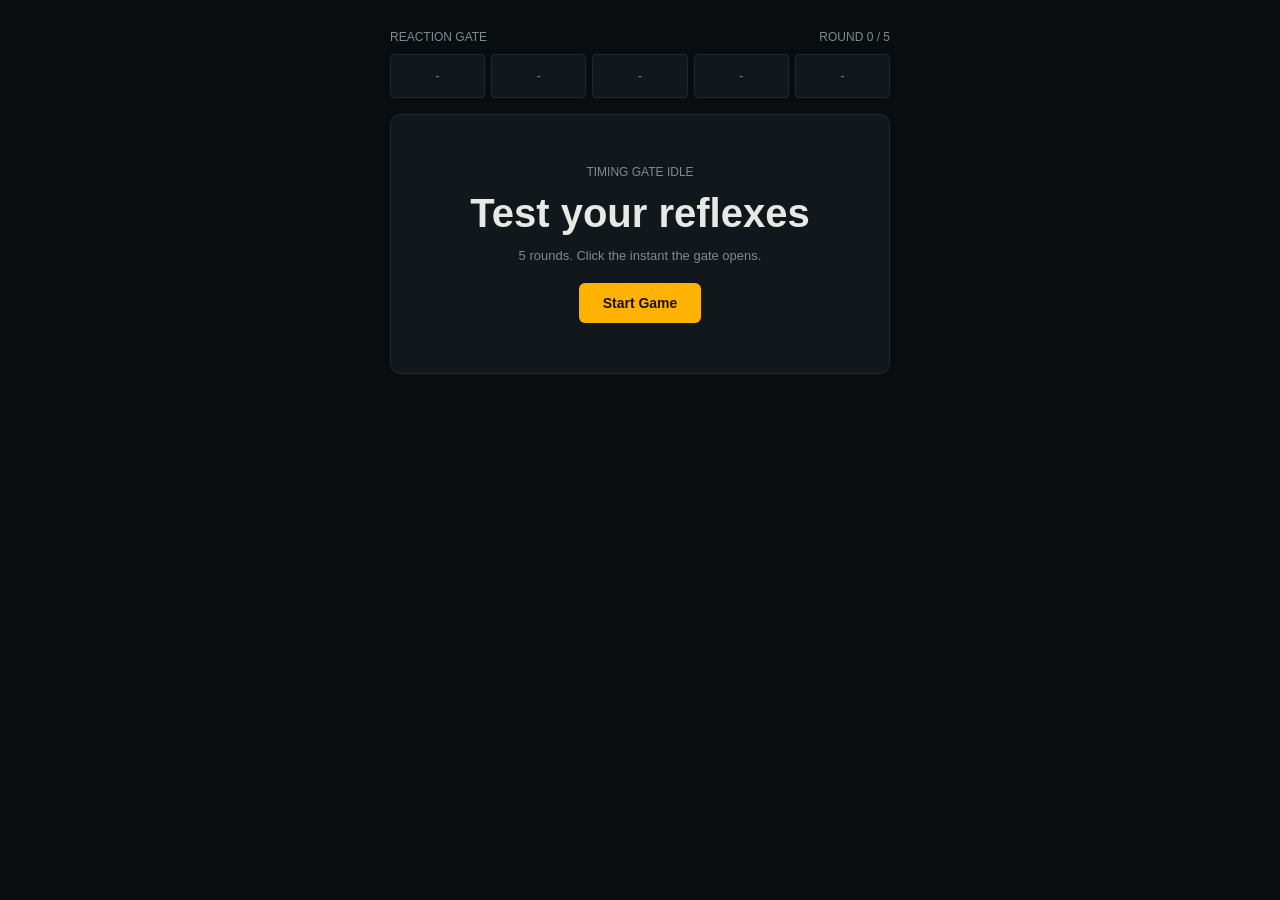
<file: Task-11/index.html>
<!DOCTYPE html>
<html lang="en">
<head>
<meta charset="UTF-8">
<meta name="viewport" content="width=device-width, initial-scale=1.0">
<title>Reaction Gate</title>
<link rel="stylesheet" href="style.css">
</head>
<body>

<div class="rig">
	<div class="eyebrow">
		<span>REACTION GATE</span>
		<span id="roundLabel">ROUND 0 / 5</span>
	</div>

	<div class="strip" id="strip">
		<div class="gate" data-i="0">-</div>
		<div class="gate" data-i="1">-</div>
		<div class="gate" data-i="2">-</div>
		<div class="gate" data-i="3">-</div>
		<div class="gate" data-i="4">-</div>
	</div>

	<div class="panel idle" id="panel">
		<div class="label">Timing gate idle</div>
		<div class="big">Test your reflexes</div>
		<div class="sub">5 rounds. Click the instant the gate opens.</div>
		<button class="startbtn" id="startBtn">Start Game</button>
	</div>

	<div class="results" id="results">
		<h2>Run Complete</h2>
		<div class="rating">
			<div class="tag" id="ratingTag">-</div>
			<div class="note" id="ratingNote">-</div>
		</div>
		<div class="stat-grid">
			<div class="stat">
				<div class="k">Average</div>
				<div class="v" id="avgVal">-</div>
			</div>
			<div class="stat fast">
				<div class="k">Fastest</div>
				<div class="v" id="fastVal">-</div>
			</div>
			<div class="stat slow">
				<div class="k">Slowest</div>
				<div class="v" id="slowVal">-</div>
			</div>
			<div class="stat best">
				<div class="k">Best score</div>
				<div class="v" id="bestVal">-</div>
			</div>
		</div>
		<div class="newbest" id="newBestNote" style="display:none">New personal best average</div>
		<br>
		<button class="again" id="againBtn">Run again</button>
	</div>
</div>

<script src="script.js"></script>
</body>
</html>
</file>
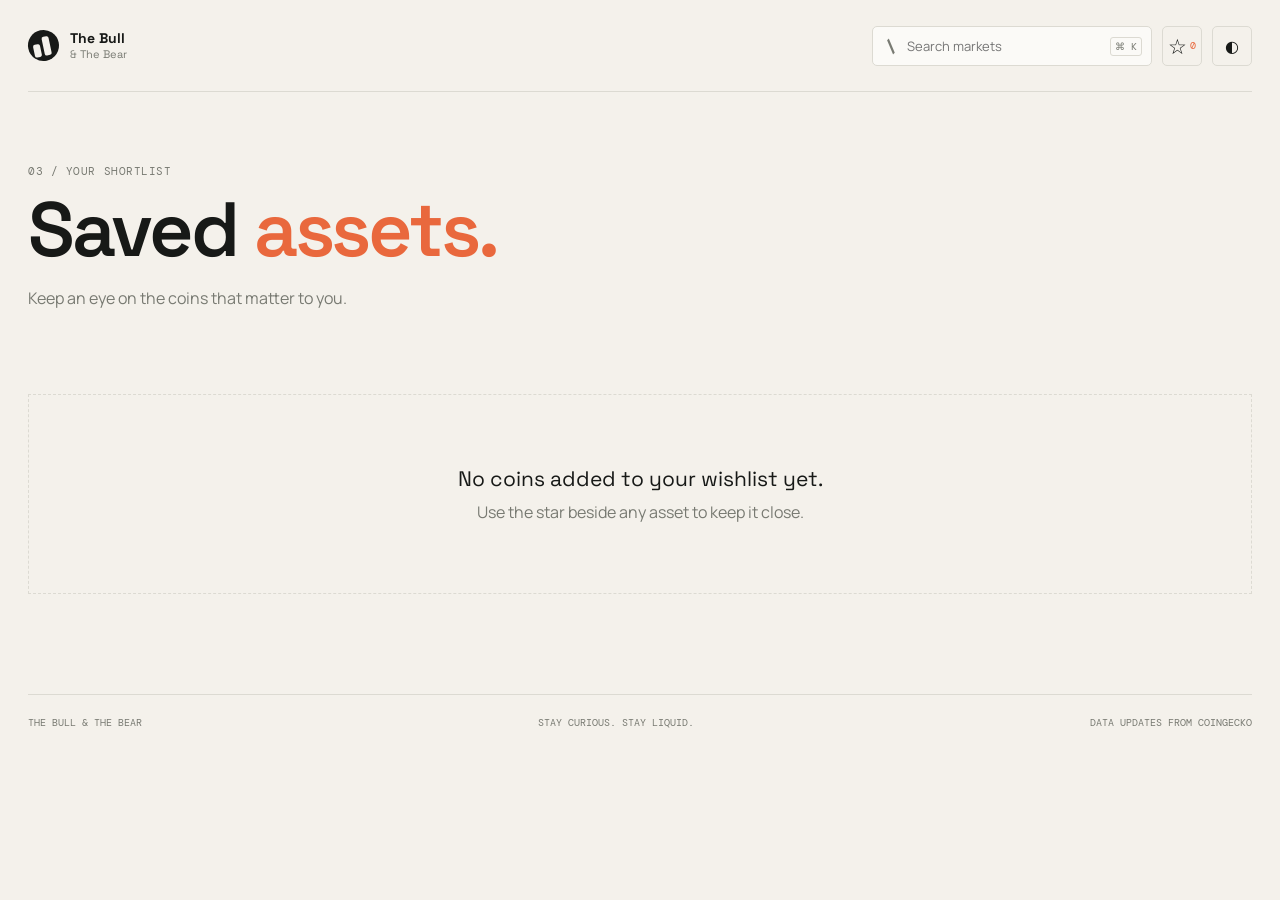
<file: Task-04/favorites.html>
<!doctype html>
<html lang="en">
<head>
  <meta charset="UTF-8"><meta name="viewport" content="width=device-width, initial-scale=1.0"><meta name="description" content="Your saved cryptocurrency watchlist."><title>Favorites | The Bull & The Bear</title>
  <link rel="preconnect" href="https://fonts.googleapis.com"><link rel="preconnect" href="https://fonts.gstatic.com" crossorigin><link href="https://fonts.googleapis.com/css2?family=DM+Mono:wght@400;500&family=Manrope:wght@400;500;600;700;800&family=Space+Grotesk:wght@500;600;700&display=swap" rel="stylesheet"><link rel="stylesheet" href="css/style.css"><script src="js/api.js" defer></script><script src="js/favorites.js" defer></script>
</head>
<body data-page="favorites"><div class="site-shell"><header class="site-header"><a class="brand" href="index.html" aria-label="The Bull and The Bear home"><span class="brand-mark" aria-hidden="true"><span></span><span></span></span><span class="brand-copy"><strong>The Bull</strong><em>&amp; The Bear</em></span></a><div class="header-actions"><div class="search-wrap"><label class="sr-only" for="global-search">Search cryptocurrencies</label><span class="search-icon" aria-hidden="true">/</span><input id="global-search" type="search" placeholder="Search markets" autocomplete="off"><kbd>⌘ K</kbd><div id="search-results" class="search-results" role="listbox" hidden></div></div><a class="icon-button favorites-link" href="favorites.html" aria-label="Open favorites" title="Favorites"><span aria-hidden="true">☆</span><span class="favorites-count">0</span></a><button class="icon-button theme-toggle" type="button" aria-label="Switch to light mode" title="Toggle theme"><span aria-hidden="true">◐</span></button><button class="menu-toggle" type="button" aria-label="Open navigation" aria-expanded="false">☰</button></div></header><main class="favorites-main"><section class="page-intro"><p class="eyebrow">03 / Your shortlist</p><h1>Saved <span>assets.</span></h1><p>Keep an eye on the coins that matter to you.</p></section><div id="favorites-status" class="inline-status" role="status"></div><section id="favorites-grid" class="favorites-grid" aria-live="polite"></section></main><footer class="site-footer"><span>THE BULL &amp; THE BEAR</span><span>Stay curious. Stay liquid.</span><span>Data updates from CoinGecko</span></footer></div><div id="toast" class="toast" role="status" aria-live="polite"></div></body></html>
</file>
<file: Task-11/style.css>
* {
  box-sizing: border-box;
}

body {
  background-color: #0a0d10;
  color: #e7e9e6;
  margin: 0;
  padding: 30px 16px;
  font-family: Arial, sans-serif;
  display: flex;
  justify-content: center;
}

.rig {
  max-width: 500px;
  width: 100%;
}

.eyebrow {
  display: flex;
  justify-content: space-between;
  color: #7f8b8f;
  font-size: 12px;
  margin-bottom: 10px;
}

.strip {
  display: flex;
  gap: 6px;
  margin-bottom: 16px;
}

.gate {
  flex: 1;
  height: 44px;
  background: #12171b;
  border: 1px solid #212a30;
  border-radius: 4px;
  color: #7f8b8f;
  font-size: 12px;
  display: flex;
  align-items: center;
  justify-content: center;
}

.gate.active {
  border-color: #ffb300;
  color: #ffb300;
}

.gate.filled {
  background: #0e1a18;
  border-color: #1c3d38;
  color: #34e2c4;
}

.gate.foul {
  background: #1a0e0e;
  border-color: #3d1c1c;
  color: #ff4d4d;
}

.panel {
  background: #12171b;
  border: 1px solid #212a30;
  border-radius: 10px;
  padding: 40px 20px;
  min-height: 260px;
  text-align: center;
  cursor: pointer;
  display: flex;
  flex-direction: column;
  justify-content: center;
  align-items: center;
  gap: 12px;
}

.panel.wait {
  background: #1a1108;
  border-color: #7a5a10;
}

.panel.go {
  background: #0a2420;
  border-color: #34e2c4;
}

.panel.foul {
  background: #26100f;
  border-color: #ff4d4d;
}

.label {
  color: #7f8b8f;
  font-size: 12px;
  text-transform: uppercase;
}

.big {
  font-size: 40px;
  font-weight: bold;
}

.sub {
  color: #7f8b8f;
  font-size: 13px;
}

.startbtn {
  background: #ffb300;
  color: #1a1206;
  border: none;
  border-radius: 6px;
  font-weight: bold;
  font-size: 14px;
  padding: 12px 24px;
  margin-top: 8px;
  cursor: pointer;
}

.results {
  background: #12171b;
  border: 1px solid #212a30;
  border-radius: 10px;
  padding: 20px;
  margin-top: 16px;
  display: none;
}

.results.show {
  display: block;
}

.results h2 {
  color: #7f8b8f;
  font-size: 13px;
  text-transform: uppercase;
  margin: 0 0 16px 0;
}

.stat-grid {
  display: flex;
  flex-wrap: wrap;
  gap: 12px;
  margin-bottom: 16px;
}

.stat {
  width: calc(50% - 6px);
  background: #0d1215;
  border: 1px solid #212a30;
  border-radius: 8px;
  padding: 14px;
}

.stat .k {
  color: #7f8b8f;
  font-size: 10px;
  text-transform: uppercase;
  margin-bottom: 6px;
}

.stat .v {
  font-size: 22px;
  font-weight: bold;
}

.stat.fast .v {
  color: #34e2c4;
}

.stat.slow .v {
  color: #ff4d4d;
}

.stat.best .v {
  color: #ffb300;
}

.rating {
  background: #171008;
  border: 1px solid #212a30;
  border-radius: 8px;
  padding: 16px;
  text-align: center;
  margin-bottom: 16px;
}

.rating .tag {
  color: #ffb300;
  font-size: 20px;
  font-weight: bold;
}

.rating .note {
  color: #7f8b8f;
  font-size: 12px;
  margin-top: 4px;
}

.again {
  width: 100%;
  background: transparent;
  color: #e7e9e6;
  border: 1px solid #212a30;
  border-radius: 6px;
  font-weight: bold;
  font-size: 14px;
  padding: 12px;
  cursor: pointer;
}

.newbest {
  color: #ffb300;
  font-size: 11px;
  text-transform: uppercase;
  margin-top: 6px;
}
</file>
<file: Task-04/css/style.css>
@import url('https://fonts.googleapis.com/css2?family=DM+Mono:wght@400;500&family=Manrope:wght@400;500;600;700;800&family=Space+Grotesk:wght@500;600;700&display=swap');
:root{--background:#f4f1eb;--card:#fbfaf7;--text:#171917;--muted-text:#787a72;--border:#dcdad2;--positive:#1b9b69;--negative:#d45a4f;--accent:#e9683d;--accent-soft:#f8dfd4;--shadow:0 12px 30px rgba(31,34,28,.06);--radius:8px} [data-theme="dark"]{--background:#171916;--card:#20231f;--text:#f3f0e8;--muted-text:#9d9f95;--border:#373a33;--accent-soft:#49302a;--shadow:0 12px 30px rgba(0,0,0,.22)} *{box-sizing:border-box}html{scroll-behavior:smooth}body{margin:0;background:var(--background);color:var(--text);font-family:Manrope, sans-serif;transition:background .25s,color .25s}a{color:inherit;text-decoration:none}button,input{font:inherit}button{cursor:pointer}.site-shell{width:min(1320px,calc(100% - 56px));margin:auto}.site-header{height:92px;display:flex;align-items:center;justify-content:space-between;border-bottom:1px solid var(--border)}.brand{display:flex;align-items:center;gap:11px}.brand-mark{width:31px;height:31px;display:flex;align-items:flex-end;gap:3px;padding:5px;border-radius:50%;background:var(--text);transform:rotate(-12deg)}.brand-mark span{display:block;width:7px;border-radius:2px;background:var(--background)}.brand-mark span:first-child{height:13px}.brand-mark span:last-child{height:19px}.brand-copy{display:flex;flex-direction:column;font-family:'Space Grotesk',sans-serif;line-height:.95;font-size:14px}.brand-copy em{font-style:normal;color:var(--muted-text);font-size:11px;margin-top:4px}.header-actions{display:flex;gap:10px;align-items:center}.search-wrap{position:relative;width:280px}.search-wrap input{width:100%;height:40px;border:1px solid var(--border);border-radius:5px;background:var(--card);color:var(--text);padding:0 46px 0 34px;outline:none;font-size:13px}.search-wrap input:focus{border-color:var(--accent)}.search-icon{position:absolute;left:14px;top:10px;color:var(--muted-text);font-family:'DM Mono';font-weight:bold;transform:rotate(-45deg)}kbd{position:absolute;right:10px;top:11px;color:var(--muted-text);font:10px 'DM Mono';border:1px solid var(--border);padding:2px 4px;border-radius:3px}.icon-button,.menu-toggle{border:1px solid var(--border);background:transparent;color:var(--text);height:40px;min-width:40px;border-radius:5px;display:inline-flex;align-items:center;justify-content:center;transition:.2s}.icon-button:hover,.menu-toggle:hover{border-color:var(--accent);color:var(--accent)}.favorites-link{gap:3px}.favorites-link span:first-child{font-size:21px}.favorites-count{font:10px 'DM Mono';color:var(--accent)}.menu-toggle{display:none}.search-results{position:absolute;top:47px;left:0;width:100%;z-index:10;background:var(--card);border:1px solid var(--border);box-shadow:var(--shadow);border-radius:5px;overflow:hidden}.search-result{display:flex;align-items:center;gap:10px;width:100%;padding:10px 12px;border:0;border-bottom:1px solid var(--border);background:var(--card);color:var(--text);text-align:left}.search-result:hover{background:var(--accent-soft)}.search-result img,.coin-avatar{width:28px;height:28px;border-radius:50%}.search-result small,.asset-symbol{color:var(--muted-text);font:10px 'DM Mono';text-transform:uppercase}.search-empty{padding:15px;color:var(--muted-text);font-size:12px}.hero-section{display:flex;justify-content:space-between;align-items:flex-end;padding:75px 0 68px;max-width:1070px}.eyebrow{margin:0 0 15px;color:var(--muted-text);font:11px 'DM Mono';letter-spacing:.05em;text-transform:uppercase}.live-dot{width:7px;height:7px;display:inline-block;border-radius:50%;background:var(--positive);margin-right:6px}.hero-section h1,.page-intro h1{font-family:'Space Grotesk',sans-serif;font-size:clamp(45px,6vw,78px);line-height:.96;letter-spacing:-.04em;margin:0;font-weight:600}.hero-section h1 span,.page-intro h1 span{color:var(--accent)}.hero-copy{font-size:16px;color:var(--muted-text);margin:25px 0 0}.hero-aside{border-left:1px solid var(--border);padding-left:25px;min-width:190px;display:flex;flex-direction:column;gap:8px}.aside-label,.aside-rule,.hero-aside small{color:var(--muted-text);font:10px 'DM Mono';text-transform:uppercase}.hero-aside strong{font-family:'Space Grotesk';font-size:21px}.aside-rule{border-top:1px solid var(--border);width:100%;margin-top:9px}.market-stats{display:grid;grid-template-columns:1.4fr 1fr 1fr;gap:14px}.stat-card{position:relative;min-height:150px;padding:23px;background:var(--card);border:1px solid var(--border);border-radius:var(--radius);box-shadow:var(--shadow);display:flex;flex-direction:column;justify-content:space-between;overflow:hidden}.stat-featured{background:var(--text);color:var(--background);border-color:var(--text)}.stat-label,.stat-note{font:10px 'DM Mono';text-transform:uppercase;color:var(--muted-text)}.stat-featured .stat-label{color:#a7aaa0}.stat-card strong{font-family:'Space Grotesk';font-size:30px;letter-spacing:-.04em}.stat-change{font:12px 'DM Mono';color:var(--positive)}.stat-glyph{position:absolute;right:23px;top:16px;font-size:65px;color:var(--accent);opacity:.85}.content-section{padding-top:83px}.section-heading{display:flex;justify-content:space-between;align-items:end;margin-bottom:22px}.section-heading h2{font-family:'Space Grotesk';font-weight:600;font-size:29px;margin:0;letter-spacing:-.03em}.section-heading .eyebrow{margin-bottom:8px}.section-note{color:var(--muted-text);font:11px 'DM Mono'}.trending-grid{display:grid;grid-template-columns:repeat(3,1fr);gap:14px}.trending-card{display:flex;align-items:center;gap:13px;background:var(--card);border:1px solid var(--border);padding:16px;border-radius:var(--radius);transition:transform .2s,border-color .2s}.trending-card:hover{transform:translateY(-3px);border-color:var(--accent)}.trending-info{flex:1}.trending-info strong{display:block;font-size:14px}.trending-info small{color:var(--muted-text);font:10px 'DM Mono';text-transform:uppercase}.trend-price{text-align:right;font:13px 'DM Mono'}.change{font:11px 'DM Mono';display:block;margin-top:5px}.positive{color:var(--positive)}.negative{color:var(--negative)}.market-controls{display:flex;gap:6px}.filter-button{border:1px solid var(--border);background:transparent;color:var(--muted-text);font:10px 'DM Mono';padding:8px 11px;border-radius:4px}.filter-button.active,.filter-button:hover{background:var(--text);border-color:var(--text);color:var(--background)}.table-wrap{overflow-x:auto}.market-table{width:100%;border-collapse:collapse;min-width:680px}.market-table th{text-align:left;color:var(--muted-text);font:10px 'DM Mono';font-weight:400;text-transform:uppercase;padding:0 13px 12px;border-bottom:1px solid var(--border)}.market-table td{padding:14px 13px;border-bottom:1px solid var(--border);font-size:13px}.market-table th:first-child,.market-table td:first-child{padding-left:0;color:var(--muted-text);font:11px 'DM Mono'}.market-table td:last-child,.market-table th:last-child{text-align:right;padding-right:0}.asset-cell{display:flex;align-items:center;gap:11px;min-width:170px}.asset-cell strong{display:block}.asset-symbol{display:block;margin-top:3px}.price-cell,.number-cell{font-family:'DM Mono';font-size:12px}.favorite-button{border:0;background:transparent;color:var(--muted-text);font-size:21px;padding:0 2px;line-height:1}.favorite-button.active{color:var(--accent)}.favorite-button:hover{color:var(--accent);transform:scale(1.12)}.inline-status{min-height:20px;color:var(--muted-text);font-size:12px;margin:4px 0 14px}.loading-line{height:62px;border:1px solid var(--border);background:linear-gradient(90deg,var(--card),var(--accent-soft),var(--card));background-size:200% 100%;animation:loading 1.4s infinite;border-radius:var(--radius)}@keyframes loading{to{background-position:-200% 0}}.site-footer{display:flex;justify-content:space-between;border-top:1px solid var(--border);margin-top:100px;padding:21px 0 27px;color:var(--muted-text);font:10px 'DM Mono';text-transform:uppercase}.detail-main{padding-top:37px}.back-link{color:var(--muted-text);font:11px 'DM Mono'}.back-link:hover{color:var(--accent)}.coin-detail{padding-top:50px}.coin-head{display:flex;justify-content:space-between;align-items:flex-start;border-bottom:1px solid var(--border);padding-bottom:36px}.coin-title{display:flex;align-items:center;gap:18px}.coin-title img{width:65px;height:65px}.coin-title h1{font-family:'Space Grotesk';font-size:44px;letter-spacing:-.04em;margin:0}.coin-title p{color:var(--muted-text);font:12px 'DM Mono';margin:6px 0 0;text-transform:uppercase}.coin-price-block{text-align:right}.coin-price{font:34px 'DM Mono';font-weight:500}.coin-price-block .change{font-size:13px}.watch-button{border:1px solid var(--border);background:transparent;color:var(--text);padding:11px 15px;border-radius:4px;font:11px 'DM Mono';margin-top:17px}.watch-button.active{background:var(--accent);border-color:var(--accent);color:#fff}.coin-stats{display:grid;grid-template-columns:repeat(5,1fr);border-bottom:1px solid var(--border);padding:27px 0}.coin-stat{border-right:1px solid var(--border);padding:0 22px}.coin-stat:first-child{padding-left:0}.coin-stat:last-child{border:0}.coin-stat span{display:block;color:var(--muted-text);font:10px 'DM Mono';text-transform:uppercase;margin-bottom:9px}.coin-stat strong{font:13px 'DM Mono'}.chart-panel{padding:42px 0 0}.chart-top{display:flex;justify-content:space-between;align-items:center;margin-bottom:24px}.chart-top h2{font:17px 'Space Grotesk';margin:0}.range-buttons{display:flex;gap:5px}.range-button{font:10px 'DM Mono';color:var(--muted-text);background:transparent;border:1px solid var(--border);border-radius:4px;padding:8px 10px}.range-button.active,.range-button:hover{background:var(--text);color:var(--background);border-color:var(--text)}.chart-container{height:390px;position:relative}.page-intro{padding:72px 0 47px}.page-intro p:last-child{color:var(--muted-text);margin:20px 0 0}.favorites-grid{display:grid;grid-template-columns:repeat(3,1fr);gap:14px}.favorite-card{background:var(--card);border:1px solid var(--border);border-radius:var(--radius);padding:20px;position:relative;transition:transform .2s,border-color .2s}.favorite-card:hover{transform:translateY(-3px);border-color:var(--accent)}.favorite-card a{display:block}.favorite-card-head{display:flex;align-items:center;gap:12px}.favorite-card-head img{width:42px;height:42px}.favorite-card h3{font:17px 'Space Grotesk';margin:0}.favorite-card p{font:10px 'DM Mono';color:var(--muted-text);margin:4px 0;text-transform:uppercase}.favorite-card-price{font:21px 'DM Mono';margin-top:27px}.remove-favorite{position:absolute;right:17px;top:16px;border:0;background:transparent;color:var(--muted-text);font-size:20px}.empty-state{text-align:center;padding:70px 20px;border:1px dashed var(--border);color:var(--muted-text);grid-column:1/-1}.empty-state strong{display:block;color:var(--text);font:21px 'Space Grotesk';margin-bottom:9px}.toast{position:fixed;bottom:24px;right:24px;background:var(--text);color:var(--background);padding:13px 17px;border-radius:4px;font-size:12px;box-shadow:var(--shadow);transform:translateY(20px);opacity:0;pointer-events:none;transition:.25s;z-index:20}.toast.show{transform:translateY(0);opacity:1}.sr-only{position:absolute;width:1px;height:1px;padding:0;margin:-1px;overflow:hidden;clip:rect(0,0,0,0);white-space:nowrap;border:0}.detail-loading{height:500px;display:grid;place-content:center;gap:12px}.detail-loading span{display:block;width:240px;height:17px;border-radius:3px;background:var(--accent-soft);animation:loading 1.3s infinite}
@media(max-width:760px){.site-shell{width:min(100% - 28px,1320px)}.site-header{height:75px}.header-actions{gap:6px}.search-wrap{width:40px}.search-wrap input{width:40px;padding:0;font-size:0;border-color:transparent;background:transparent}.search-wrap:focus-within{width:calc(100vw - 132px);position:absolute;right:58px;top:17px}.search-wrap:focus-within input{width:100%;padding-left:34px;font-size:13px;border-color:var(--accent);background:var(--card)}.search-wrap kbd{display:none}.search-icon{left:13px;z-index:1}.menu-toggle{display:inline-flex;font-size:0}.menu-toggle:after{content:'☰';font-size:16px}.hero-section{display:block;padding:54px 0 45px}.hero-section h1{font-size:49px}.hero-copy{font-size:14px;line-height:1.55}.hero-aside{margin-top:36px;padding:17px 0 0;border-left:0;border-top:1px solid var(--border)}.market-stats{grid-template-columns:1fr;gap:9px}.stat-card{min-height:120px}.stat-card strong{font-size:27px}.content-section{padding-top:55px}.section-heading{align-items:flex-start;gap:20px;flex-direction:column}.section-heading h2{font-size:26px}.trending-grid,.favorites-grid{grid-template-columns:1fr}.market-heading{gap:15px}.market-controls{width:100%;overflow:auto}.filter-button{white-space:nowrap}.market-table{min-width:0}.market-table th:nth-child(5),.market-table td:nth-child(5),.market-table th:nth-child(6),.market-table td:nth-child(6){display:none}.site-footer{margin-top:65px;gap:12px;flex-wrap:wrap}.site-footer span:last-child{width:100%}.coin-detail{padding-top:35px}.coin-head{display:block}.coin-title h1{font-size:34px}.coin-price-block{text-align:left;margin-top:28px}.coin-stats{grid-template-columns:repeat(2,1fr);gap:22px 0}.coin-stat{padding:0 10px;border:0}.coin-stat:nth-child(odd){padding-left:0}.chart-top{display:block}.range-buttons{margin-top:17px;overflow:auto;padding-bottom:4px}.range-button{white-space:nowrap}.chart-container{height:290px}.page-intro{padding:54px 0 35px}.page-intro h1{font-size:51px}}
</file>
